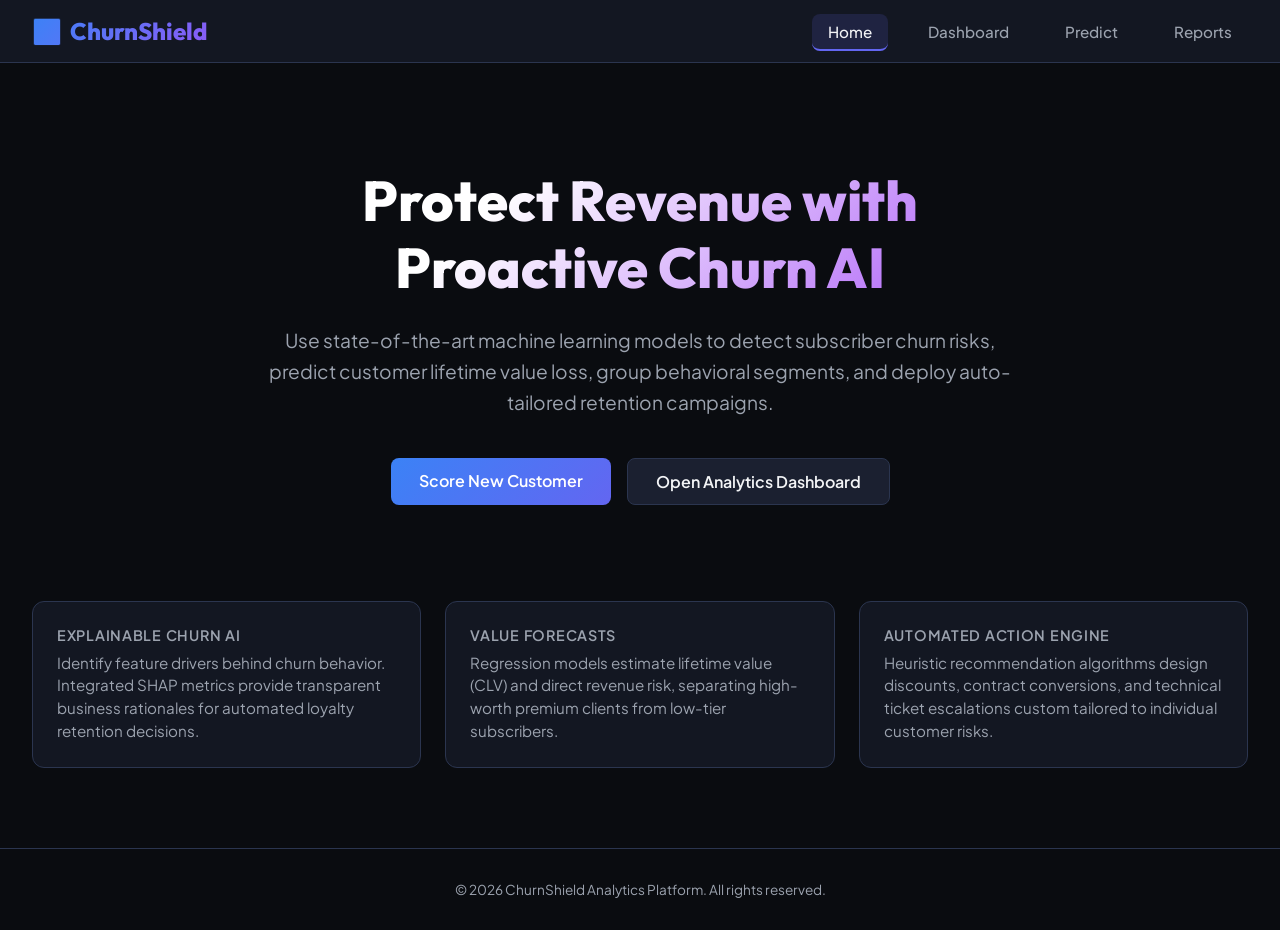
<file: frontend/index.html>
<!DOCTYPE html>
<html lang="en">
<head>
    <meta charset="UTF-8">
    <meta name="viewport" content="width=device-width, initial-scale=1.0">
    <title>Customer Churn Prediction Platform</title>
    <link rel="stylesheet" href="css/style.css">
</head>
<body>
    <header>
        <div class="nav-container">
            <div class="logo">
                <span>🔄</span> ChurnShield
            </div>
            <nav>
                <ul>
                    <li><a href="index.html" class="active">Home</a></li>
                    <li><a href="dashboard.html">Dashboard</a></li>
                    <li><a href="predict.html">Predict</a></li>
                    <li><a href="reports.html">Reports</a></li>
                </ul>
            </nav>
        </div>
    </header>

    <main>
        <section class="hero-section">
            <h1 class="hero-title">Protect Revenue with Proactive Churn AI</h1>
            <p class="hero-subtitle">
                Use state-of-the-art machine learning models to detect subscriber churn risks, predict customer lifetime value loss, group behavioral segments, and deploy auto-tailored retention campaigns.
            </p>
            <div style="display: flex; gap: 1rem; justify-content: center;">
                <a href="predict.html" class="btn btn-primary">Score New Customer</a>
                <a href="dashboard.html" class="btn btn-secondary">Open Analytics Dashboard</a>
            </div>
        </section>

        <section style="margin-top: 2rem;">
            <div class="grid-container">
                <div class="card">
                    <div class="card-title">Explainable Churn AI</div>
                    <p style="color: var(--text-muted); font-size: 0.95rem; line-height: 1.5; margin-top: 0.5rem;">
                        Identify feature drivers behind churn behavior. Integrated SHAP metrics provide transparent business rationales for automated loyalty retention decisions.
                    </p>
                </div>
                <div class="card">
                    <div class="card-title">Value Forecasts</div>
                    <p style="color: var(--text-muted); font-size: 0.95rem; line-height: 1.5; margin-top: 0.5rem;">
                        Regression models estimate lifetime value (CLV) and direct revenue risk, separating high-worth premium clients from low-tier subscribers.
                    </p>
                </div>
                <div class="card">
                    <div class="card-title">Automated Action Engine</div>
                    <p style="color: var(--text-muted); font-size: 0.95rem; line-height: 1.5; margin-top: 0.5rem;">
                        Heuristic recommendation algorithms design discounts, contract conversions, and technical ticket escalations custom tailored to individual customer risks.
                    </p>
                </div>
            </div>
        </section>
    </main>

    <footer style="text-align: center; padding: 2rem; color: var(--text-muted); font-size: 0.85rem; border-top: 1.5px solid var(--border-color); margin-top: auto;">
        &copy; 2026 ChurnShield Analytics Platform. All rights reserved.
    </footer>
    <script src="js/app.js"></script>
</body>
</html>
</file>
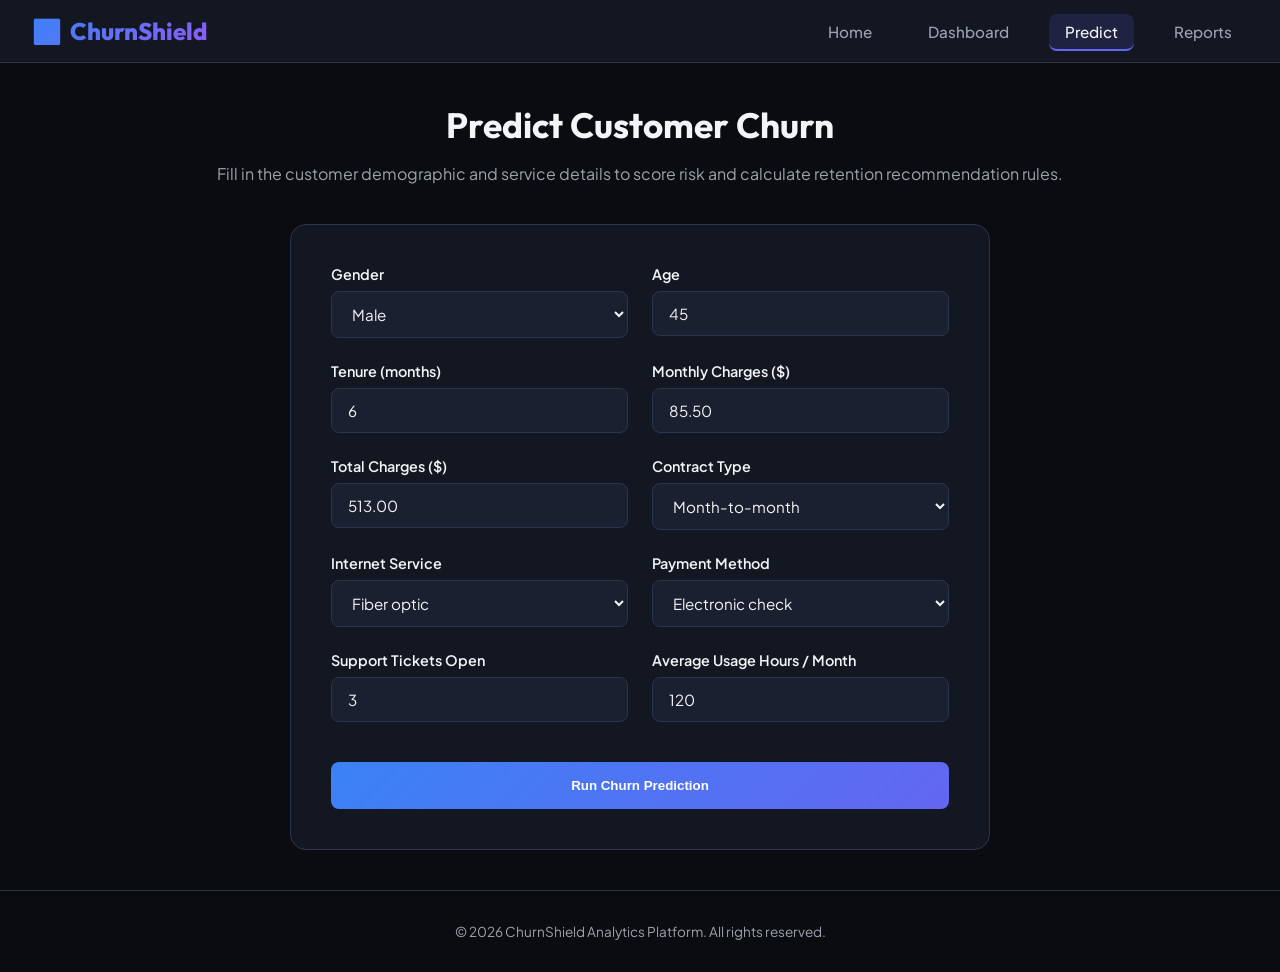
<file: frontend/predict.html>
<!DOCTYPE html>
<html lang="en">
<head>
    <meta charset="UTF-8">
    <meta name="viewport" content="width=device-width, initial-scale=1.0">
    <title>Score Customer - ChurnShield</title>
    <link rel="stylesheet" href="css/style.css">
</head>
<body>
    <header>
        <div class="nav-container">
            <div class="logo">
                <span>🔄</span> ChurnShield
            </div>
            <nav>
                <ul>
                    <li><a href="index.html">Home</a></li>
                    <li><a href="dashboard.html">Dashboard</a></li>
                    <li><a href="predict.html" class="active">Predict</a></li>
                    <li><a href="reports.html">Reports</a></li>
                </ul>
            </nav>
        </div>
    </header>

    <main>
        <h1 style="font-family: 'Outfit', sans-serif; font-size: 2.2rem; margin-bottom: 1rem; text-align: center;">Predict Customer Churn</h1>
        <p style="text-align: center; color: var(--text-muted); margin-bottom: 2.5rem;">
            Fill in the customer demographic and service details to score risk and calculate retention recommendation rules.
        </p>

        <div class="form-container">
            <form id="predict-form">
                <div class="form-grid">
                    <div class="form-group">
                        <label for="gender">Gender</label>
                        <select id="gender" required>
                            <option value="Male">Male</option>
                            <option value="Female">Female</option>
                        </select>
                    </div>
                    <div class="form-group">
                        <label for="age">Age</label>
                        <input type="number" id="age" min="18" max="100" value="45" required>
                    </div>
                    <div class="form-group">
                        <label for="tenure">Tenure (months)</label>
                        <input type="number" id="tenure" min="0" max="100" value="6" required>
                    </div>
                    <div class="form-group">
                        <label for="monthly-charges">Monthly Charges ($)</label>
                        <input type="number" id="monthly-charges" step="0.01" min="10" max="200" value="85.50" required>
                    </div>
                    <div class="form-group">
                        <label for="total-charges">Total Charges ($)</label>
                        <input type="number" id="total-charges" step="0.01" min="0" value="513.00">
                    </div>
                    <div class="form-group">
                        <label for="contract">Contract Type</label>
                        <select id="contract" required>
                            <option value="Month-to-month">Month-to-month</option>
                            <option value="One year">One year</option>
                            <option value="Two year">Two year</option>
                        </select>
                    </div>
                    <div class="form-group">
                        <label for="internet">Internet Service</label>
                        <select id="internet" required>
                            <option value="Fiber optic">Fiber optic</option>
                            <option value="DSL">DSL</option>
                            <option value="No">No</option>
                        </select>
                    </div>
                    <div class="form-group">
                        <label for="payment">Payment Method</label>
                        <select id="payment" required>
                            <option value="Electronic check">Electronic check</option>
                            <option value="Mailed check">Mailed check</option>
                            <option value="Bank transfer">Bank transfer (automatic)</option>
                            <option value="Credit card">Credit card (automatic)</option>
                        </select>
                    </div>
                    <div class="form-group">
                        <label for="tickets">Support Tickets Open</label>
                        <input type="number" id="tickets" min="0" max="20" value="3" required>
                    </div>
                    <div class="form-group">
                        <label for="usage">Average Usage Hours / Month</label>
                        <input type="number" id="usage" min="0" max="500" value="120" required>
                    </div>
                    <div class="form-group full-width" style="margin-top: 1rem;">
                        <button type="submit" class="btn btn-primary" style="width: 100%; padding: 1rem;">Run Churn Prediction</button>
                    </div>
                </div>
            </form>
        </div>

        <!-- Result Box (Hidden by default) -->
        <div id="prediction-result" class="result-card" style="display: none; max-width: 700px; margin: 2rem auto 0 auto;">
            <h2 class="result-title">Prediction Report</h2>
            <div style="display: grid; grid-template-columns: repeat(2, 1fr); gap: 1.5rem; margin-top: 1.5rem; border-bottom: 1.5px solid var(--border-color); padding-bottom: 1.5rem;">
                <div>
                    <div style="color: var(--text-muted); font-size: 0.85rem; text-transform: uppercase;">Churn Probability</div>
                    <div style="font-size: 2.2rem; font-weight: 800; color: var(--danger-red);" id="res-prob">-</div>
                </div>
                <div>
                    <div style="color: var(--text-muted); font-size: 0.85rem; text-transform: uppercase;">Risk Level</div>
                    <div style="margin-top: 0.5rem;"><span id="res-risk" class="badge">-</span></div>
                </div>
                <div>
                    <div style="color: var(--text-muted); font-size: 0.85rem; text-transform: uppercase;">Predicted CLV</div>
                    <div style="font-size: 1.5rem; font-weight: 700;" id="res-clv">-</div>
                </div>
                <div>
                    <div style="color: var(--text-muted); font-size: 0.85rem; text-transform: uppercase;">Est. Revenue Loss</div>
                    <div style="font-size: 1.5rem; font-weight: 700; color: var(--warning-yellow);" id="res-loss">-</div>
                </div>
                <div style="grid-column: span 2;">
                    <div style="color: var(--text-muted); font-size: 0.85rem; text-transform: uppercase;">Behavior Segment</div>
                    <div style="font-size: 1.2rem; font-weight: 600; color: var(--accent-violet);" id="res-segment">-</div>
                </div>
            </div>
            <div>
                <h3 style="font-size: 1.1rem; margin-top: 1.5rem; color: var(--text-main);">Recommended Retention Strategy</h3>
                <div class="recommendations-list" id="res-recs">
                    <!-- Dynamic recommendation elements -->
                </div>
            </div>
        </div>
    </main>

    <footer style="text-align: center; padding: 2rem; color: var(--text-muted); font-size: 0.85rem; border-top: 1.5px solid var(--border-color); margin-top: auto;">
        &copy; 2026 ChurnShield Analytics Platform. All rights reserved.
    </footer>
    <script src="js/app.js"></script>
</body>
</html>
</file>
<file: frontend/css/style.css>
@import url('https://fonts.googleapis.com/css2?family=Outfit:wght@300;400;500;600;700;800&family=Plus+Jakarta+Sans:wght@300;400;500;600;700;800&display=swap');

:root {
    --bg-primary: #0a0c10;
    --bg-secondary: #131722;
    --bg-card: #1b2030;
    --accent-blue: #3b82f6;
    --accent-indigo: #6366f1;
    --accent-violet: #8b5cf6;
    --accent-purple: #a855f7;
    --text-main: #f3f4f6;
    --text-muted: #9ca3af;
    --border-color: #2b354f;
    --danger-red: #ef4444;
    --warning-yellow: #f59e0b;
    --success-green: #10b981;
}

* {
    margin: 0;
    padding: 0;
    box-sizing: border-box;
}

body {
    background-color: var(--bg-primary);
    color: var(--text-main);
    font-family: 'Plus Jakarta Sans', sans-serif;
    min-height: 100vh;
    display: flex;
    flex-direction: column;
}

/* Header & Navigation */
header {
    background-color: var(--bg-secondary);
    border-bottom: 1.5px solid var(--border-color);
    padding: 1rem 2rem;
    position: sticky;
    top: 0;
    z-index: 100;
}

.nav-container {
    max-width: 1400px;
    margin: 0 auto;
    display: flex;
    justify-content: space-between;
    align-items: center;
}

.logo {
    display: flex;
    align-items: center;
    gap: 0.5rem;
    font-family: 'Outfit', sans-serif;
    font-weight: 800;
    font-size: 1.5rem;
    background: linear-gradient(135deg, var(--accent-blue) 0%, var(--accent-violet) 100%);
    -webkit-background-clip: text;
    -webkit-text-fill-color: transparent;
}

nav ul {
    display: flex;
    list-style: none;
    gap: 1.5rem;
}

nav a {
    color: var(--text-muted);
    text-decoration: none;
    font-weight: 500;
    font-size: 0.95rem;
    transition: all 0.2s ease;
    padding: 0.5rem 1rem;
    border-radius: 8px;
}

nav a:hover, nav a.active {
    color: var(--text-main);
    background-color: rgba(99, 102, 241, 0.15);
    border-bottom: 2px solid var(--accent-indigo);
}

/* Main layouts */
main {
    flex: 1;
    max-width: 1400px;
    width: 100%;
    margin: 0 auto;
    padding: 2.5rem 2rem;
}

.hero-section {
    text-align: center;
    padding: 4rem 1rem;
    max-width: 800px;
    margin: 0 auto;
}

.hero-title {
    font-family: 'Outfit', sans-serif;
    font-size: 3.5rem;
    font-weight: 800;
    margin-bottom: 1.5rem;
    line-height: 1.2;
    background: linear-gradient(135deg, #ffffff 30%, #a855f7 100%);
    -webkit-background-clip: text;
    -webkit-text-fill-color: transparent;
}

.hero-subtitle {
    color: var(--text-muted);
    font-size: 1.2rem;
    line-height: 1.6;
    margin-bottom: 2.5rem;
}

.btn {
    display: inline-block;
    padding: 0.75rem 1.75rem;
    font-weight: 600;
    border-radius: 8px;
    text-decoration: none;
    cursor: pointer;
    transition: all 0.2s ease;
    border: none;
}

.btn-primary {
    background: linear-gradient(135deg, var(--accent-blue) 0%, var(--accent-indigo) 100%);
    color: white;
}

.btn-primary:hover {
    box-shadow: 0 4px 15px rgba(59, 130, 246, 0.4);
    transform: translateY(-1px);
}

.btn-secondary {
    background-color: var(--bg-card);
    color: var(--text-main);
    border: 1.5px solid var(--border-color);
}

.btn-secondary:hover {
    background-color: var(--border-color);
}

/* Cards Grid */
.grid-container {
    display: grid;
    grid-template-columns: repeat(auto-fit, minmax(280px, 1fr));
    gap: 1.5rem;
    margin-bottom: 2.5rem;
}

.card {
    background-color: var(--bg-secondary);
    border: 1.5px solid var(--border-color);
    border-radius: 12px;
    padding: 1.5rem;
    transition: all 0.3s ease;
}

.card:hover {
    transform: translateY(-3px);
    border-color: var(--accent-indigo);
}

.card-title {
    color: var(--text-muted);
    font-size: 0.9rem;
    font-weight: 600;
    text-transform: uppercase;
    letter-spacing: 0.05em;
    margin-bottom: 0.5rem;
}

.card-value {
    font-size: 2.2rem;
    font-weight: 700;
    color: var(--text-main);
    font-family: 'Outfit', sans-serif;
}

/* Form Styles */
.form-container {
    max-width: 700px;
    margin: 0 auto;
    background-color: var(--bg-secondary);
    border: 1.5px solid var(--border-color);
    border-radius: 16px;
    padding: 2.5rem;
}

.form-grid {
    display: grid;
    grid-template-columns: repeat(2, 1fr);
    gap: 1.5rem;
}

.form-group {
    display: flex;
    flex-direction: column;
    gap: 0.5rem;
}

.form-group.full-width {
    grid-column: span 2;
}

label {
    font-size: 0.9rem;
    font-weight: 600;
    color: var(--text-main);
}

input, select {
    background-color: var(--bg-card);
    border: 1.5px solid var(--border-color);
    border-radius: 8px;
    padding: 0.75rem 1rem;
    color: var(--text-main);
    font-family: inherit;
    font-size: 0.95rem;
    outline: none;
    transition: all 0.2s ease;
}

input:focus, select:focus {
    border-color: var(--accent-indigo);
    box-shadow: 0 0 0 3px rgba(99, 102, 241, 0.2);
}

/* Table Styles */
.table-wrapper {
    width: 100%;
    overflow-x: auto;
    background-color: var(--bg-secondary);
    border: 1.5px solid var(--border-color);
    border-radius: 12px;
}

table {
    width: 100%;
    border-collapse: collapse;
    text-align: left;
}

th {
    background-color: rgba(19, 23, 34, 0.8);
    padding: 1rem 1.5rem;
    color: var(--text-muted);
    font-weight: 600;
    font-size: 0.85rem;
    text-transform: uppercase;
    letter-spacing: 0.05em;
    border-bottom: 1.5px solid var(--border-color);
}

td {
    padding: 1rem 1.5rem;
    border-bottom: 1.5px solid var(--border-color);
    font-size: 0.95rem;
}

tr:last-child td {
    border-bottom: none;
}

tr:hover td {
    background-color: rgba(99, 102, 241, 0.05);
}

/* Badges */
.badge {
    display: inline-block;
    padding: 0.25rem 0.75rem;
    border-radius: 9999px;
    font-size: 0.8rem;
    font-weight: 600;
    text-align: center;
}

.badge-danger {
    background-color: rgba(239, 68, 68, 0.15);
    color: var(--danger-red);
    border: 1px solid rgba(239, 68, 68, 0.3);
}

.badge-warning {
    background-color: rgba(245, 158, 11, 0.15);
    color: var(--warning-yellow);
    border: 1px solid rgba(245, 158, 11, 0.3);
}

.badge-success {
    background-color: rgba(16, 185, 129, 0.15);
    color: var(--success-green);
    border: 1px solid rgba(16, 185, 129, 0.3);
}

/* Dashboard chart container */
.chart-container {
    background-color: var(--bg-secondary);
    border: 1.5px solid var(--border-color);
    border-radius: 12px;
    padding: 1.5rem;
    height: 350px;
    position: relative;
}

/* Result panel styling */
.result-card {
    background-color: var(--bg-secondary);
    border: 2px solid var(--accent-indigo);
    border-radius: 16px;
    padding: 2rem;
    margin-top: 2rem;
}

.result-title {
    font-family: 'Outfit', sans-serif;
    font-size: 1.8rem;
    font-weight: 700;
    margin-bottom: 1rem;
}

.recommendations-list {
    margin-top: 1.5rem;
    display: flex;
    flex-direction: column;
    gap: 1rem;
}

.rec-item {
    background-color: var(--bg-card);
    border-left: 4px solid var(--accent-indigo);
    padding: 1rem;
    border-radius: 0 8px 8px 0;
}

.rec-action {
    font-weight: 700;
    font-size: 1rem;
    color: var(--text-main);
    margin-bottom: 0.25rem;
}

.rec-details {
    font-size: 0.9rem;
    color: var(--text-muted);
}
</file>
